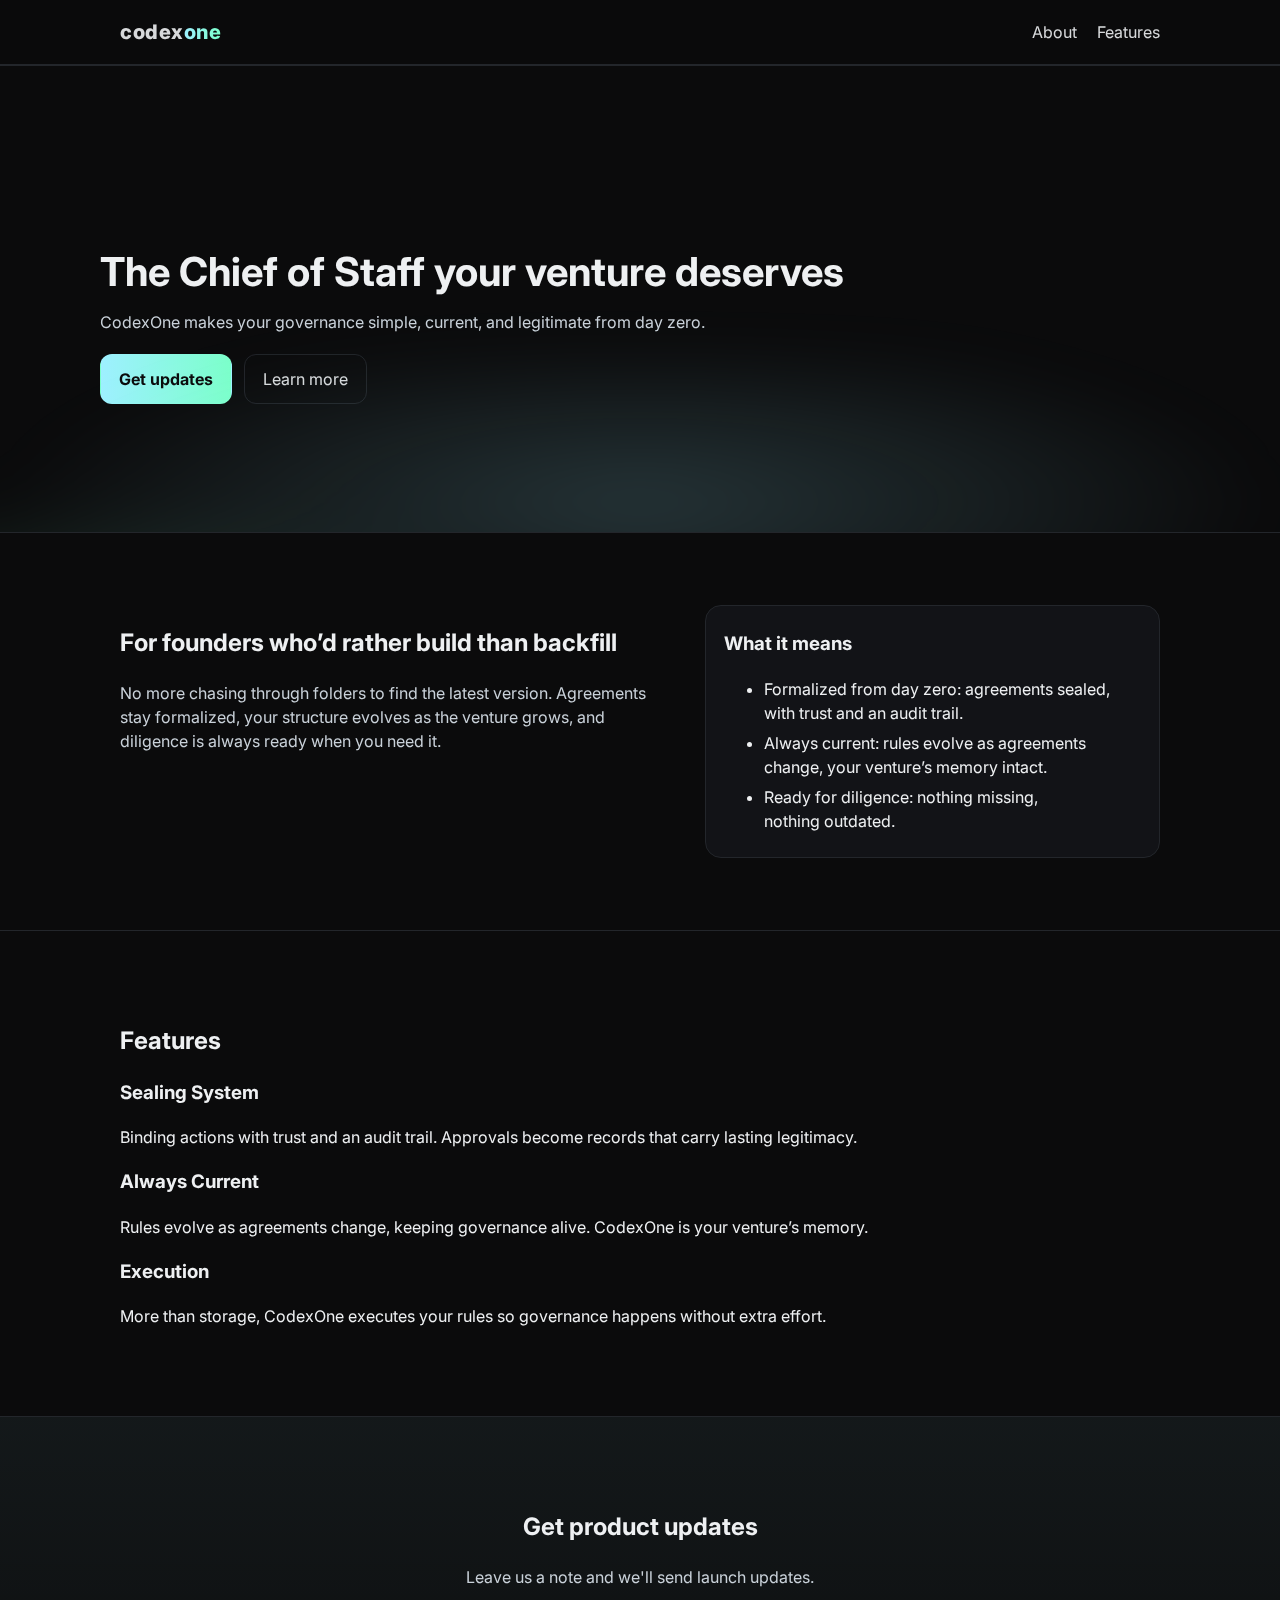
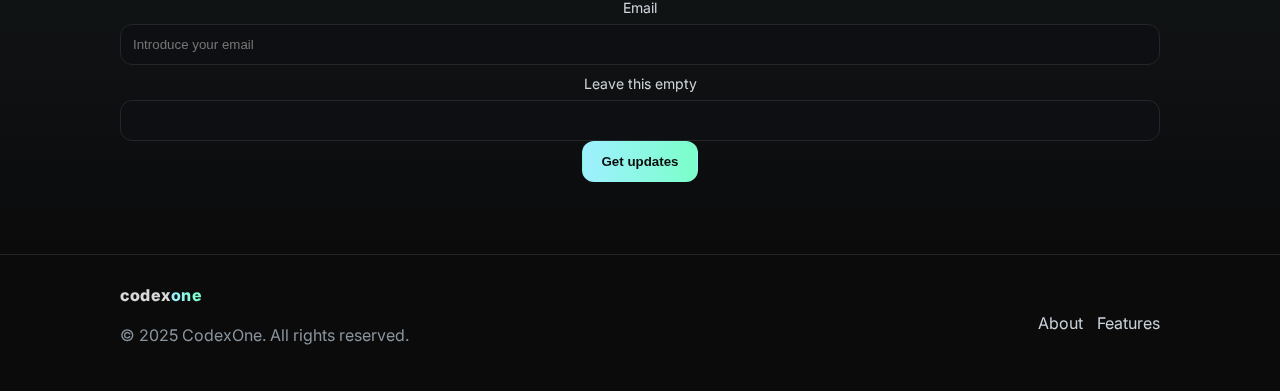
<file: index.html>
<!doctype html>
<html lang="en">
<head>
  <meta charset="utf-8">
  <meta name="viewport" content="width=device-width, initial-scale=1">
  <title>CodexOne — The Chief of Staff your venture deserves.</title>
  <meta name="description" content="CodexOne makes governance simple, current, and legitimate from day zero.">
  <meta property="og:title" content="CodexOne — The Chief of Staff your venture deserves.">
  <meta property="og:description" content="Governance that stays current, is sealed with ritual, and runs as your venture evolves.">
  <meta property="og:type" content="website">
  <meta property="og:url" content="https://www.codexone.io/">
  <meta name="theme-color" content="#f1ebe8">
  <link rel="preconnect" href="https://fonts.googleapis.com">
  <link rel="preconnect" href="https://fonts.gstatic.com" crossorigin>
  <link href="https://fonts.googleapis.com/css2?family=Inter:wght@300;400;500;600;700;800;900&display=swap" rel="stylesheet">
  <link rel="stylesheet" href="styles.css">
  <link rel="icon" href="assets/favicon.svg" type="image/svg+xml">
</head>
<body>
  <header class="site-header">
    <div class="container nav">
      <a href="/" class="brand"><span class="brand-mark">codex</span><span class="brand-accent">one</span></a>
      <input id="nav-toggle" type="checkbox" aria-label="Toggle navigation">
      <label class="burger" for="nav-toggle" aria-hidden="true">
        <span></span><span></span><span></span>
      </label>
      <nav class="menu">
        <a href="#about">About</a>
        <a href="#features">Features</a>
      </nav>
    </div>
  </header>

  <main>
    <section class="hero">
      <div class="container hero">
        <h1>The Chief of Staff your venture deserves</h1>
        <p class="lede">CodexOne makes your governance simple, current, and legitimate from day zero.</p>
        <div class="hero-ctas">
          <a class="btn primary" href="#news">Get updates</a>
          <a class="btn ghost" href="#about">Learn more</a>
        </div>
      </div>
      <div class="hero-bg" aria-hidden="true"></div>
    </section>

    <section id="about">
      <div class="container grid two">
        <div>
          <h2>For founders who’d rather build than backfill</h2>
          <p class="section-copy">
            No more chasing through folders to find the latest version. Agreements stay formalized, your structure evolves as the venture grows,
            and diligence is always ready when you need it.
          </p>
        </div>
        <div class="card">
          <h3>What it means</h3>
          <ul class="tight">
            <li>Formalized from day zero: agreements sealed, with trust and an audit trail.</li>
            <li>Always current: rules evolve as agreements change, your venture’s memory intact.</li>
            <li>Ready for diligence: nothing missing, nothing outdated.</li>
          </ul>
        </div>
      </div>
    </section>

    <section id="features">
      <div class="container">
        <h2>Features</h2>
        <div class="features-grid">
          <div class="fcard">
            <h3>Sealing System</h3>
            <p>Binding actions with trust and an audit trail. Approvals become records that carry lasting legitimacy.</p>
          </div>
          <div class="fcard">
            <h3>Always Current</h3>
            <p>Rules evolve as agreements change, keeping governance alive. CodexOne is your venture’s memory.</p>
          </div>
          <div class="fcard">
            <h3>Execution</h3>
            <p>More than storage, CodexOne executes your rules so governance happens without extra effort.</p>
          </div>
        </div>
      </div>
    </section>

	<section id="news" class="cta">
	  <div class="container">
		<div class="section-intro">
		  <h2>Get product updates </h2>
		  <p class="section-copy">Leave us a note and we'll send launch updates.</p>
		</div>

		<div class="cta-actions">
		  <form class="subscribe"
				method="post"
				action="https://buttondown.com/api/emails/embed-subscribe/arruti"
				target="_blank">
			<label class="sr-only" for="bd-email">Email</label>
			<input id="bd-email" type="email" name="email" placeholder="Introduce your email" required>

			<!-- optional segmentation -->
			<input type="hidden" name="tag" value="website">
			<input type="hidden" name="tag" value="hero">

			<!-- honeypot -->
			<div class="hp-field" aria-hidden="true">
			  <label>Leave this empty
				<input type="text" name="company_website" tabindex="-1" autocomplete="off">
			  </label>
			</div>
			<input type="hidden" name="form_started_at" id="form_started_at">

			<button class="btn primary" type="submit">Get updates</button>
		  </form>
		</div>
	  </div>
	</section>
  </main>

  <footer class="site-footer">
    <div class="container footer-grid">
      <div>
        <a href="/" class="brand small"><span class="brand-mark">codex</span><span class="brand-accent">one</span></a>
        <p class="muted">© 2025 CodexOne. All rights reserved.</p>
      </div>
      <div class="foot-links">
        <a href="#about">About</a>
        <a href="#features">Features</a>
      </div>
    </div>
  </footer>

  <script src="script.js"></script>
</body>
</html>
</file>
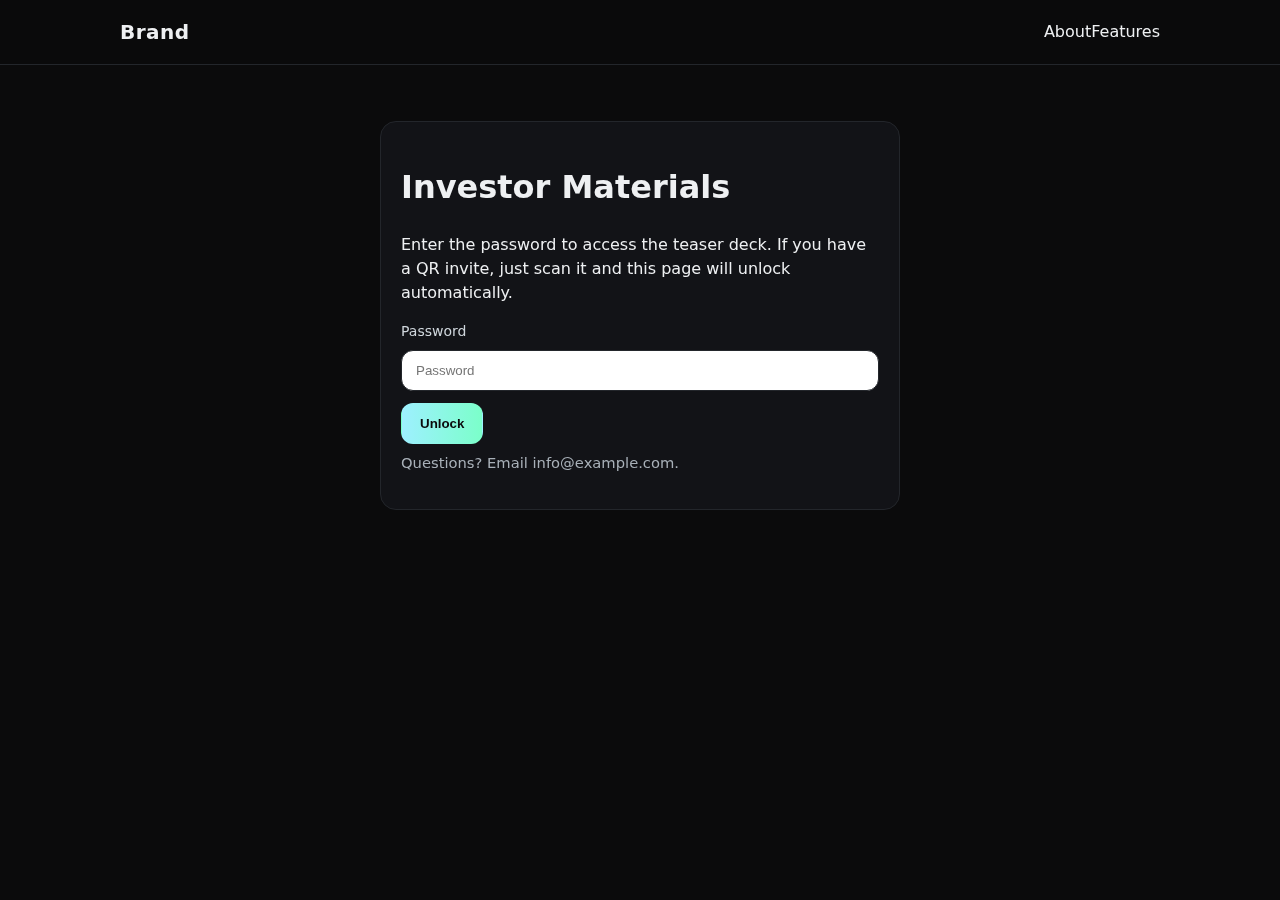
<file: investors/index.html>
<!doctype html>
<html lang="en">
<head>
  <meta charset="utf-8">
  <meta name="viewport" content="width=device-width, initial-scale=1">
  <title>Investor Access</title>
  <link rel="stylesheet" href="../styles.css">
  <style>
    .gate{max-width:520px;margin:56px auto;background:var(--card);padding:20px;border:1px solid var(--border);border-radius:16px}
    .gate input[type=password]{width:100%;padding:12px 14px;border:1px solid var(--border);border-radius:12px;background:#fff;color:#111;margin-top:8px}
    .hint{color:var(--muted);font-size:.92rem;margin-top:8px}
    .hidden{display:none}
  </style>
</head>
<body>
  <header class="site-header">
    <div class="container nav">
      <a class="brand" href="../">Brand</a>
      <nav><a href="../#about">About</a><a href="../#features">Features</a></nav>
    </div>
  </header>
  <main class="container">
    <div class="gate" id="gate">
      <h1>Investor Materials</h1>
      <p>Enter the password to access the teaser deck. If you have a QR invite, just scan it and this page will unlock automatically.</p>
      <label for="pass">Password</label>
      <input id="pass" type="password" placeholder="Password" autocomplete="off">
      <div class="cta-row" style="margin-top:12px;">
        <button class="btn primary" onclick="unlock()">Unlock</button>
      </div>
      <p class="hint">Questions? Email <a href="mailto:info@example.com">info@example.com</a>.</p>
    </div>

    <div id="content" class="hidden">
      <h2>Teaser Deck</h2>
      <p><a href="teaser.pdf" class="btn">Download PDF</a></p>
      <p class="fineprint">Please keep this confidential. Not an offer to sell securities.</p>
    </div>
  </main>
  <script>
    const HASH = "057ba03d6c44104863dc7361fe4578965d1887360f90a0895882e58a6248fc86"; // sha256('changeme') – replace after you set a real password
    const KEY = "INVITE-KEY-CHANGE-ME"; // QR invite key for auto-unlock (edit to your value)

    async function sha256(s) { 
      const b = new TextEncoder().encode(s);
      const h = await crypto.subtle.digest('SHA-256', b);
      return Array.from(new Uint8Array(h)).map(x=>x.toString(16).padStart(2,'0')).join('');
    }
    function showContent(){
      document.getElementById('gate').classList.add('hidden');
      document.getElementById('content').classList.remove('hidden');
    }
    async function unlock(){
      const pass = document.getElementById('pass').value;
      if (!pass) return;
      const digest = await sha256(pass);
      if (digest === HASH) showContent();
      else alert('Incorrect password.');
    }
    // QR auto-unlock: example URL /investors/?k=YOURKEY
    const params = new URLSearchParams(location.search);
    if (params.get('k') === KEY) showContent();
  </script>
</body>
</html>
</file>
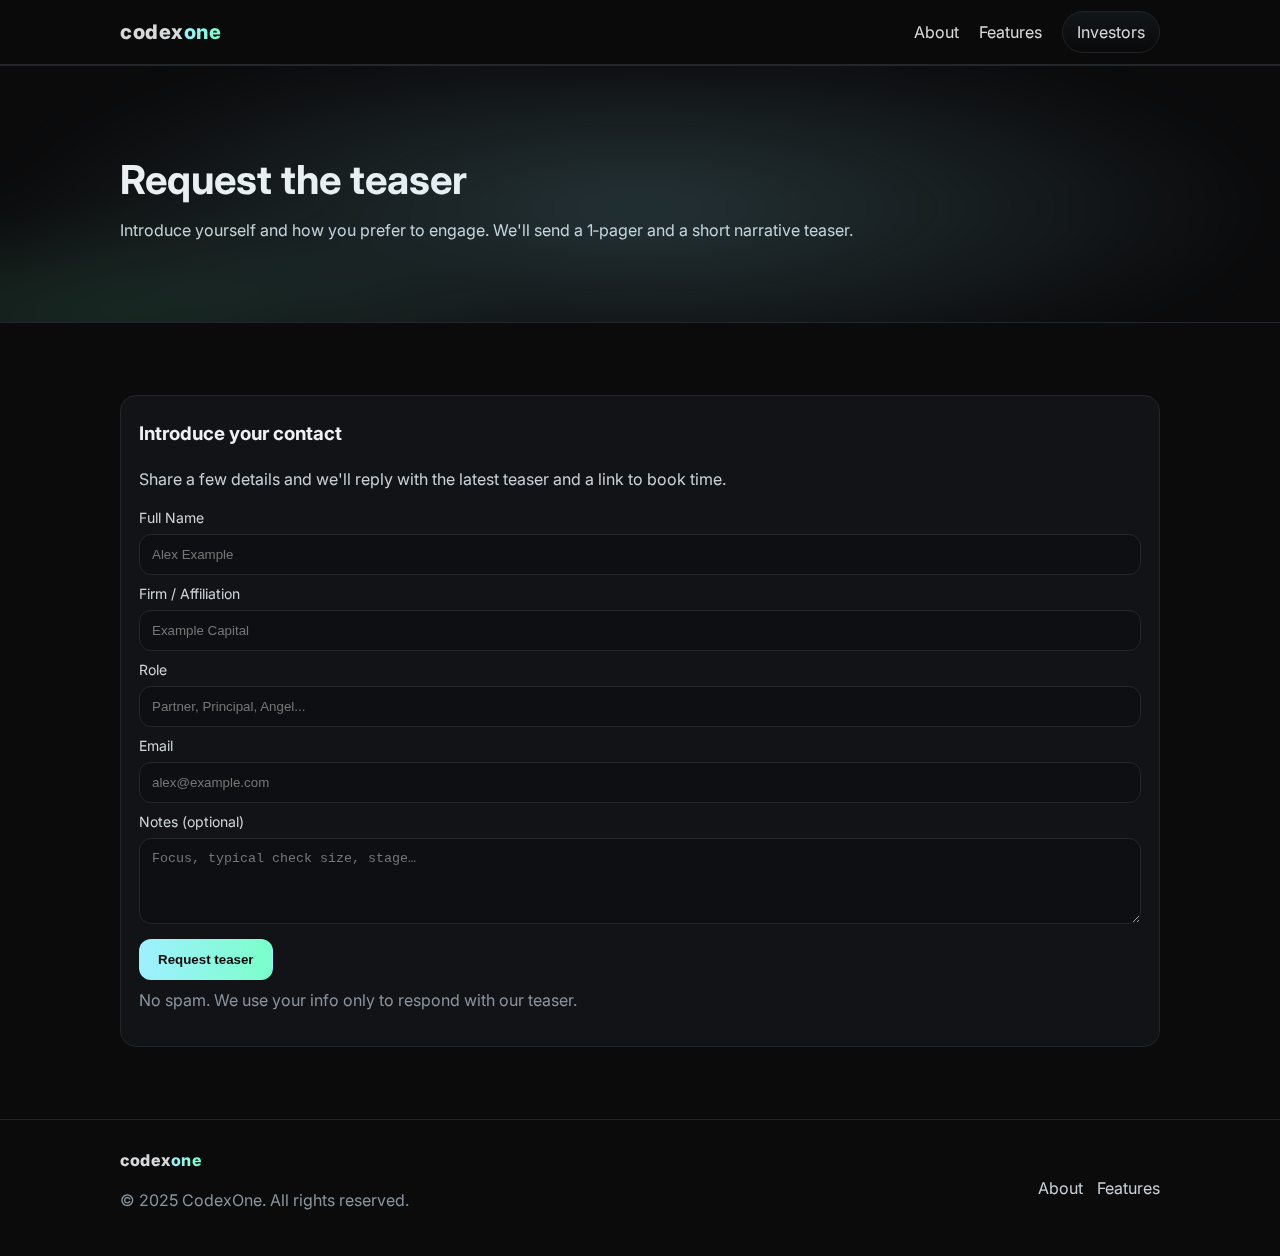
<file: investors.html>
<!doctype html>
<html lang="en">
<head>
  <meta charset="utf-8">
  <meta name="viewport" content="width=device-width, initial-scale=1">
  <title>CodexOne — Investors</title>
  <meta name="description" content="Request CodexOne's investor teaser. Introduce yourself or your firm and we'll share the short deck.">
  <link rel="preconnect" href="https://fonts.googleapis.com">
  <link rel="preconnect" href="https://fonts.gstatic.com" crossorigin>
  <link href="https://fonts.googleapis.com/css2?family=Inter:wght@300;400;500;600;700;800;900&display=swap" rel="stylesheet">
  <link rel="stylesheet" href="styles.css">
  <link rel="icon" href="assets/favicon.svg" type="image/svg+xml">
</head>
<body>
  <header class="site-header">
    <div class="container nav">
      <a href="/" class="brand"><span class="brand-mark">codex</span><span class="brand-accent">one</span></a>
      <input id="nav-toggle" type="checkbox" aria-label="Toggle navigation">
      <label class="burger" for="nav-toggle" aria-hidden="true">
        <span></span><span></span><span></span>
      </label>
      <nav class="menu">
        <a href="/#about">About</a>
        <a href="/#features">Features</a>
        <a href="investors.html" class="cta">Investors</a>
      </nav>
    </div>
  </header>

  <main>
    <section class="hero">
      <div class="container hero-inner">
        <h1>Request the teaser</h1>
        <p class="lede">Introduce yourself and how you prefer to engage. We'll send a 1‑pager and a short narrative teaser.</p>
      </div>
      <div class="hero-bg" aria-hidden="true"></div>
    </section>

    <section>
      <div class="container hero-inner2">
        <div class="card">
          <h3>Introduce your contact</h3>
          <p class="section-copy">Share a few details and we'll reply with the latest teaser and a link to book time.</p>
          <form id="investor-form">
            <label>Full Name<br><input name="name" required placeholder="Alex Example"></label>
            <label>Firm / Affiliation<br><input name="firm" placeholder="Example Capital"></label>
            <label>Role<br><input name="role" placeholder="Partner, Principal, Angel..."></label>
            <label>Email<br><input name="email" type="email" required placeholder="alex@example.com"></label>
            <label>Notes (optional)<br><textarea name="notes" rows="4" placeholder="Focus, typical check size, stage…"></textarea></label>
            <div class="hero-ctas" style="margin-top:10px">
              <button class="btn primary" type="submit">Request teaser</button>
            </div>
            <p class="muted" style="margin-top:8px">No spam. We use your info only to respond with our teaser.</p>
          </form>
        </div>
        
      </div>
    </section>
  </main>

  <footer class="site-footer">
    <div class="container footer-grid">
      <div>
        <a href="/" class="brand small"><span class="brand-mark">codex</span><span class="brand-accent">one</span></a>
        <p class="muted">© 2025 CodexOne. All rights reserved.</p>
      </div>
      <div class="foot-links">
        <a href="/#about">About</a>
        <a href="/#features">Features</a>
      </div>
    </div>
  </footer>

  <script src="script.js"></script>
</body>
</html>
</file>
<file: styles.css>
:root{
  --bg:#0b0b0c;
  --bg-soft:#111214;
  --text:#eef0f2;
  --muted:#a8b0b8;
  --accent:#9ef0ff;
  --accent-2:#7bffca;
  --card:#121317;
  --ring: rgba(158,240,255,.35);
  --border: #23262b;
}
*{box-sizing:border-box}
html,body{margin:0;padding:0;background:var(--bg);color:var(--text);font-family:Inter,system-ui,-apple-system,Segoe UI,Roboto,Ubuntu,Cantarell,Noto Sans,sans-serif;line-height:1.5}
a{color:inherit;text-decoration:none}
.container{max-width:1080px;margin:0 auto;padding:0 20px}
label{display:block;margin:8px 0 0 0;font-size:14px;color:#cfd6dc}
input,textarea{width:100%;margin-top:6px;background:#0d0f12;border:1px solid var(--border);border-radius:12px;padding:12px 12px;color:var(--text);outline:none}
input:focus,textarea:focus{border-color:var(--accent);box-shadow:0 0 0 4px var(--ring)}

/* Header */
.site-header{position:sticky;top:0;background:rgba(11,11,12,.85);backdrop-filter:saturate(180%) blur(8px);border-bottom:1px solid var(--border);z-index:40}
.nav{display:flex;align-items:center;justify-content:space-between;min-height:64px}
.brand{font-weight:800;letter-spacing:.5px;font-size:20px}
.brand .brand-mark{opacity:.9}
.brand .brand-accent{background:linear-gradient(90deg,var(--accent),var(--accent-2));-webkit-background-clip:text;background-clip:text;color:transparent}
.brand.small{font-size:16px}
.menu{display:flex;gap:20px;align-items:center}
.menu a{opacity:.9}
.menu a.cta{padding:8px 14px;border:1px solid var(--border);border-radius:999px}
.burger{display:none;cursor:pointer}
.burger span{display:block;width:22px;height:2px;background:#9aa3ab;margin:4px 0}

/* Hero */
.hero{position:relative;padding:92px 0 64px;overflow:hidden}
.hero .eyebrow{text-transform:uppercase;letter-spacing:.14em;font-size:12px;color:var(--muted);margin-bottom:12px}
.hero h1{font-size:40px;line-height:1.1;margin:0 0 16px}
.lede{color:#c9d1d9;max-width:800px}
.hero-ctas{display:flex;gap:12px;margin-top:20px}
.btn{display:inline-flex;align-items:center;justify-content:center;padding:12px 18px;border-radius:12px;border:1px solid var(--border)}
.btn.primary{background:linear-gradient(90deg,var(--accent),var(--accent-2));color:#0b0b0c;font-weight:700;border-color:transparent}
.btn.ghost{opacity:.9}
.hero-bg{position:absolute;inset:auto -20% -40% -20%;height:360px;background:radial-gradient(60% 80% at 50% 40%,rgba(158,240,255,.18),transparent 60%),radial-gradient(40% 50% at 20% 70%,rgba(123,255,202,.14),transparent 60%);filter:blur(30px);pointer-events:none}

/* Sections */
section{padding:72px 0;border-top:1px solid var(--border)}
.section-title{font-size:28px;margin-top:0}
.section-copy{color:#c9d1d9}
.grid.two{display:grid;grid-template-columns:1.1fr .9fr;gap:28px}
@media (max-width:900px){.grid.two{grid-template-columns:1fr}}

/* Cards */
.card{background:var(--card);border:1px solid var(--border);border-radius:16px;padding:18px}
.card h3{margin-top:6px}
.stack .stack-item{border:1px solid var(--border);border-radius:14px;padding:14px;margin-bottom:12px;background:linear-gradient(180deg,rgba(255,255,255,.02),rgba(255,255,255,0))}
.checklist{margin:14px 0 0 0;padding:0 0 0 18px}
.tight{margin:8px 0 0 0}
.tight li{margin:6px 0}

/* Pills */
.pill-row{display:flex;flex-wrap:wrap;gap:10px;margin-top:10px}
.pill{border:1px dashed var(--border);padding:8px 12px;border-radius:999px;color:#cfe6ee}

/* Timeline */
.timeline{display:grid;grid-template-columns:repeat(2,minmax(0,1fr));gap:16px}
.titem{background:var(--card);border:1px solid var(--border);border-radius:16px;padding:16px}
.titem h4{margin:0 0 8px 0}
@media (max-width:800px){.timeline{grid-template-columns:1fr}}

/* CTA block */
.cta{background:linear-gradient(180deg,rgba(158,240,255,.06),transparent);text-align:center}
.cta .section-copy{max-width:800px;margin:0 auto}

/* Footer */
.site-footer{border-top:1px solid var(--border);padding:28px 0}
.footer-grid{display:flex;align-items:center;justify-content:space-between;gap:16px}
.footer-grid .foot-links{display:flex;gap:14px;color:#c9d1d9}
.muted{color:#8a949e}

/* Mobile menu */
#nav-toggle{display:none}
@media (max-width:720px){
  .menu{position:absolute;left:0;top:64px;right:0;background:var(--bg-soft);border-bottom:1px solid var(--border);padding:12px 20px;display:none;flex-direction:column;gap:12px}
  #nav-toggle:checked + .burger + .menu{display:flex}
  .burger{display:block}
}
</file>
